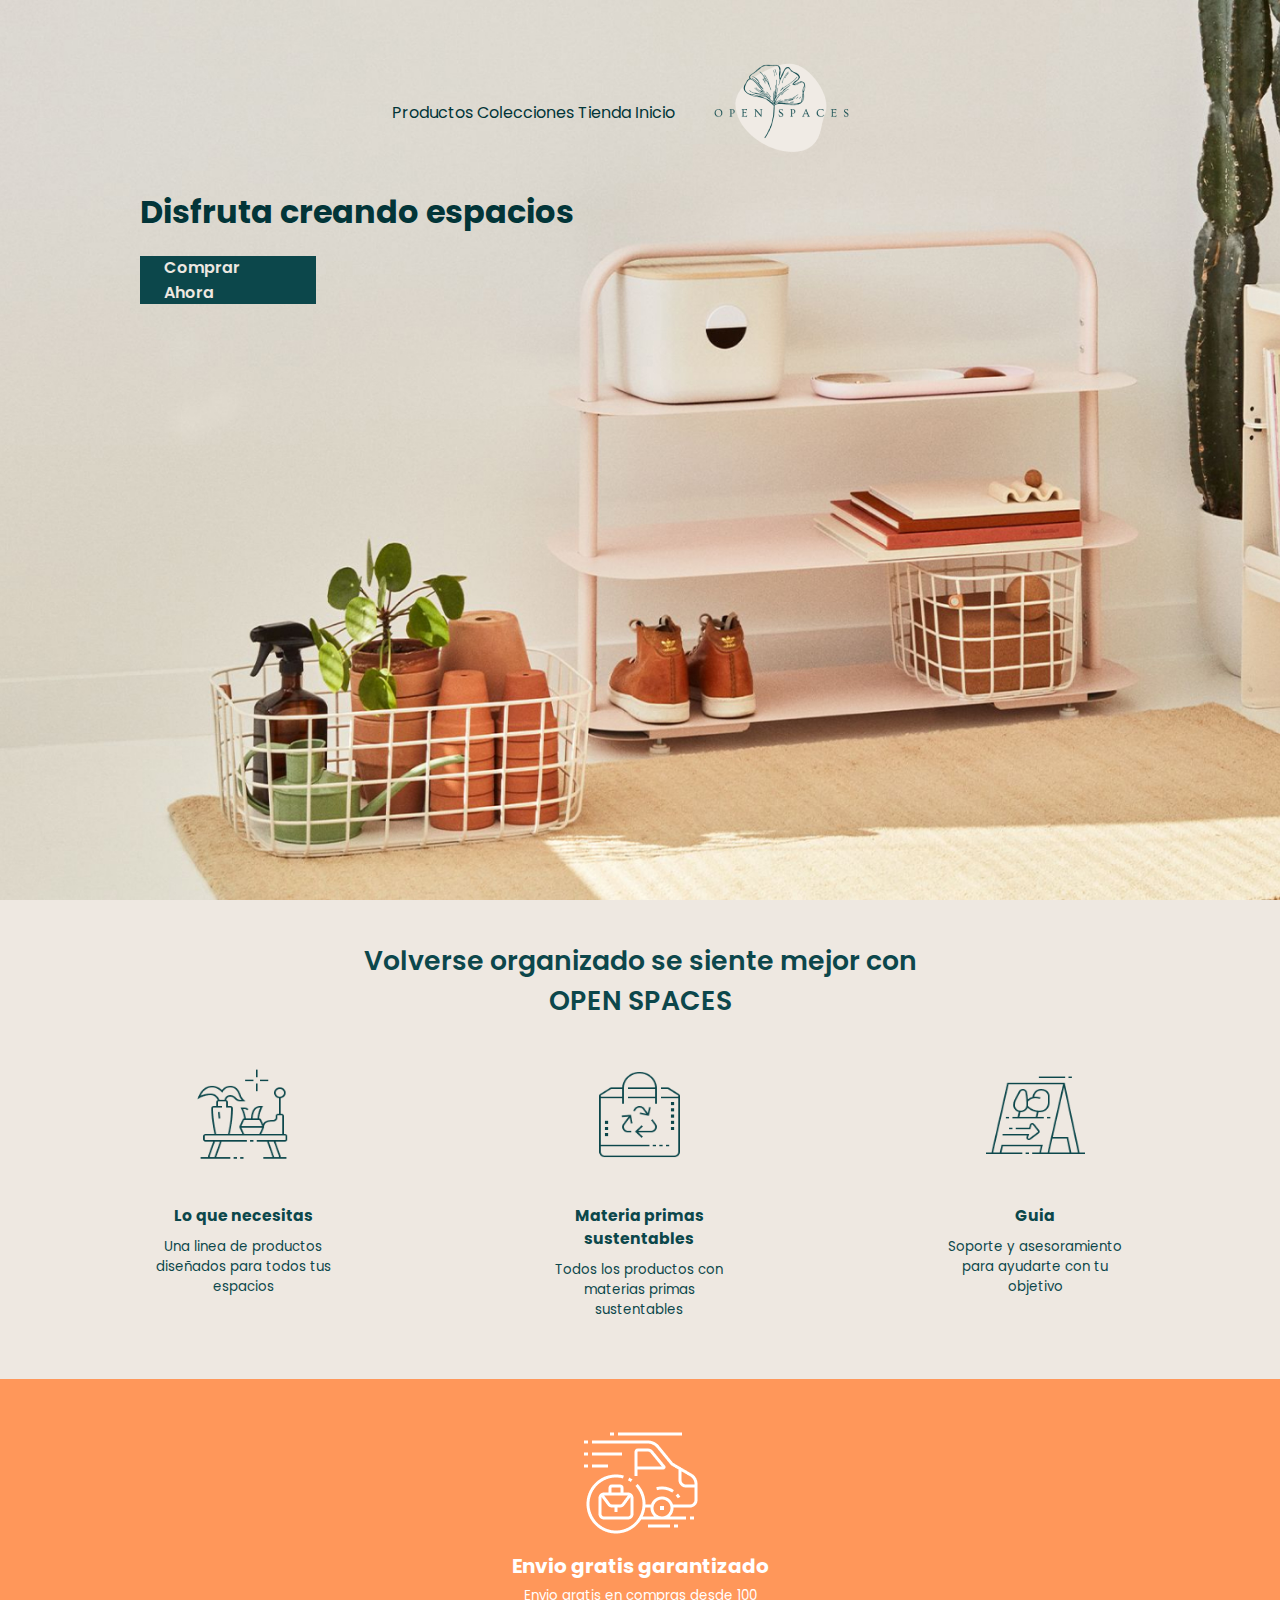
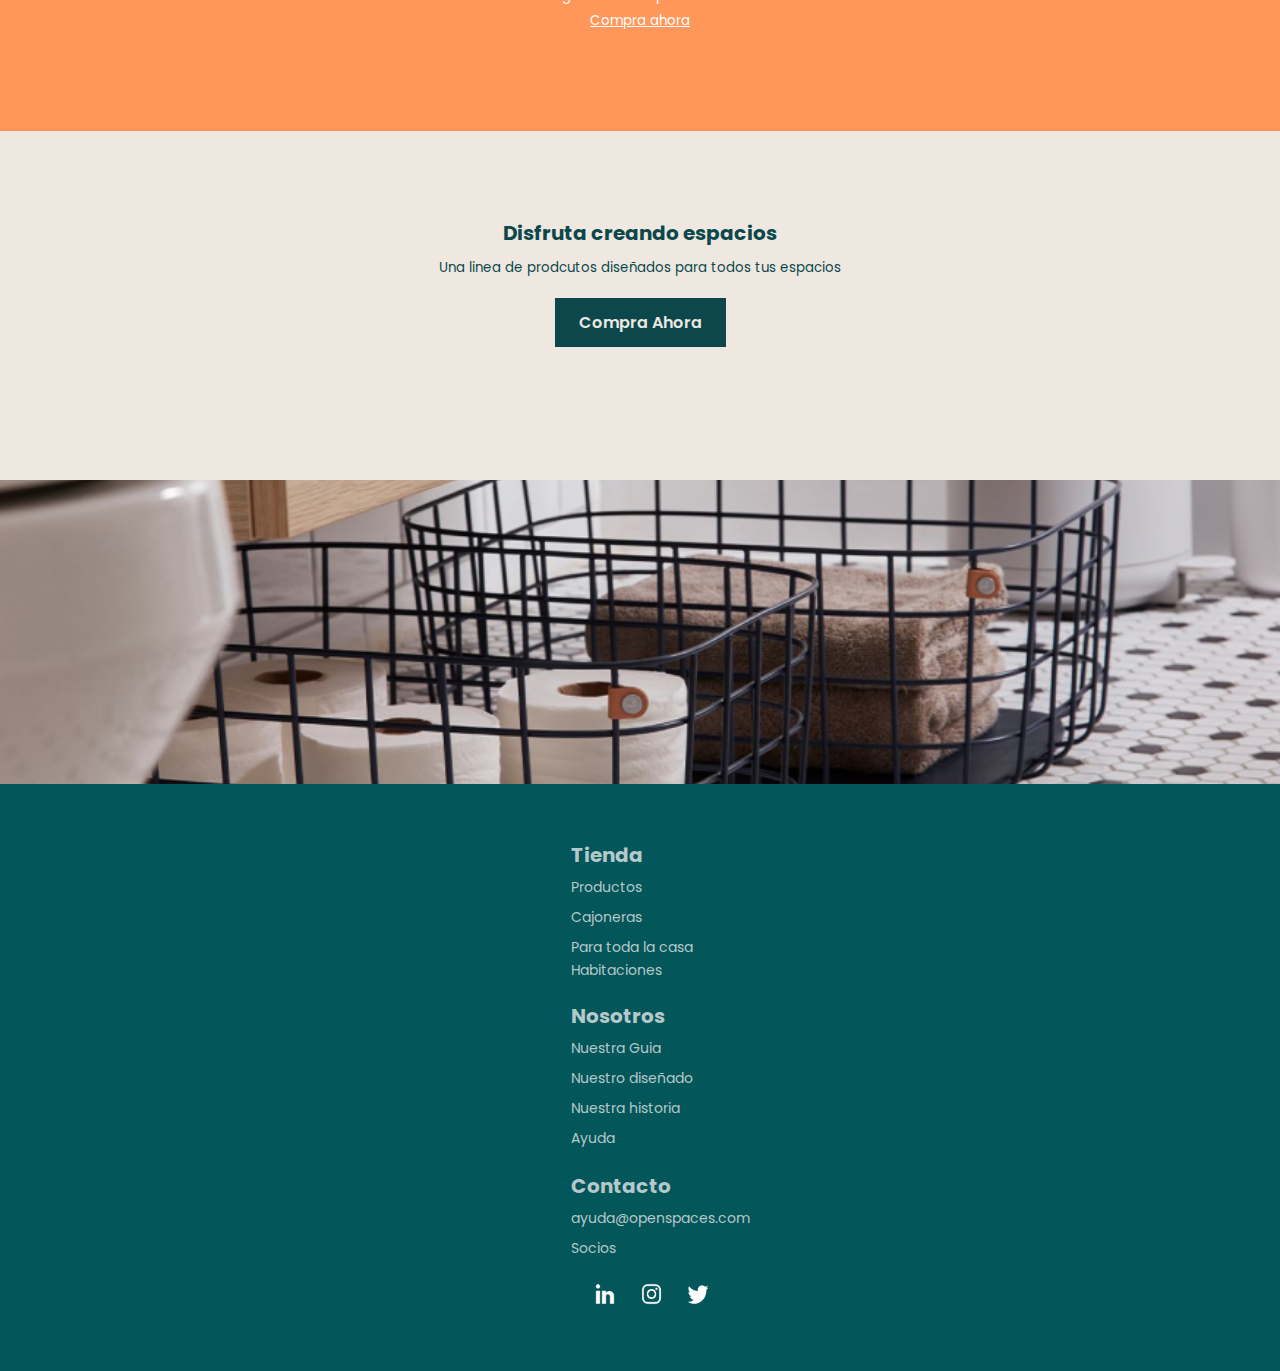
<file: docs/index.html>
<!DOCTYPE html>
<html lang="en">
  <head>
    <meta charset="UTF-8" />
    <meta http-equiv="X-UA-Compatible" content="IE=edge" />
    <meta name="viewport" content="width=device-width, initial-scale=1.0" />

    <link rel="preconnect" href="https://fonts.googleapis.com" />
    <link rel="preconnect" href="https://fonts.gstatic.com" crossorigin />
    <link
      href="https://fonts.googleapis.com/css2?family=Poppins:wght@400;600;700&display=swap"
      rel="stylesheet"
    />
    <link rel="stylesheet" href="assets/css/main.css" />
    <title>Proyecto Final</title>
  </head>

  <body>
    <main>
      <section class="header">
        <header>
          <nav class="container">
            <div class="links">
              <a class="links-container" href="https://adalab.es/"
                >Productos
              </a>
              <a class="links-container" href="https://adalab.es/"
                >Colecciones
              </a>

              <a class="links-container" href="https://adalab.es/">Tienda </a>
              <a class="links-container" href="https://adalab.es/">Inicio</a>
            </div>
            <div class="hamburger">
              <img src="./assets/images/burger.svg" alt="burger" />
            </div>
            <div>
              <img class="logo" src="./assets/images/logo.png" alt="logo" />
            </div>
            <div></div>
          </nav>
        </header>
        <h1 class="h1">Disfruta creando espacios</h1>

        <h3 class="h3">Comprar Ahora</h3>
      </section>

      <section class="section1">
        <div class="lema-container">
          <h2 class="lema">
            Volverse organizado se siente mejor con OPEN SPACES
          </h2>
        </div>

        <div class="article">
          <article class="clase1">
            <img class="icon1" src="./assets/images/icon_1.png" alt="icon1" />
            <h3 class="classe-1-title">Lo que necesitas</h3>
            <p>Una linea de productos diseñados para todos tus espacios</p>
          </article>

          <article class="clase1">
            <img class="icon1" src="./assets/images/icon_2.png" alt="icon_2" />
            <h3 class="classe-1-title">Materia primas sustentables</h3>
            <p>Todos los productos con materias primas sustentables</p>
          </article>
          <article class="clase1">
            <img class="icon1" src="./assets/images/icon_3.png" alt="icon_3" />
            <h3 class="classe-1-title">Guia</h3>
            <p>Soporte y asesoramiento para ayudarte con tu objetivo</p>
          </article>
        </div>
      </section>
      <section class="section2 text-white">
        <div class="car-text">
          <img src="./assets/images/icon_4.png" alt="icon_4" />

          <h2 class="garantizado">Envio gratis garantizado</h2>
          <h4 class="desde-100">Envio gratis en compras desde 100</h4>
          <a class="text-white" href="https://adalab.es/">Compra ahora</a>
        </div>
      </section>

      <section class="section3">
        <div class="disfruta">
          <h2>Disfruta creando espacios</h2>
          <p class="linea-productos">
            Una linea de prodcutos diseñados para todos tus espacios
          </p>
          <div class="container-compra-ahora">
            <h3 class="compra-ahora">Compra Ahora</h3>
          </div>
        </div>
        <div class="creando-espacio"></div>
      </section>
    </main>
    <footer class="footer">
      <div>
        <nav class="nav1">
          <h4>Tienda</h4>
          <ul class="footer-ul">
            <li>
              <a class="links-footer" href="https://adalab.es/">Productos</a>
            </li>

            <li>
              <a class="links-footer" href="https://adalab.es/">Cajoneras</a>
            </li>

            <li>
              <a class="links-footer" href="https://adalab.es/">
                Para toda la casa</a
              >
            </li>
            <li class="links-footer">
              <a class="links-footer" href="https://adalab.es/">Habitaciones</a>
            </li>
          </ul>
        </nav>
        <nav class="nav2">
          <h4>Nosotros</h4>
          <ul class="footer-ul">
            <li>
              <a class="links-footer" href="https://adalab.es/">
                Nuestra Guia</a
              >
            </li>
            <li>
              <a class="links-footer" href=" https://adalab.es/"
                >Nuestro diseñado</a
              >
            </li>
            <li>
              <a class="links-footer" href="https://adalab.es/">
                Nuestra historia</a
              >
            </li>
            <li>
              <a class="links-footer" href="https://adalab.es/"> Ayuda</a>
            </li>
          </ul>
        </nav>
        <nav class="nav3">
          <h4>Contacto</h4>
          <ul class="footer-ul">
            <li>
              <a class="links-footer" href="https://outlook.live.com/owa/"
                >ayuda@openspaces.com</a
              >
            </li>

            <li>
              <a class="links-footer" href="https://adalab.es/">Socios</a>
            </li>
          </ul>
        </nav>
        <nav class="nav4">
          <a href="https://adalab.es/"
            ><img class="linkedin" src="./assets/images/in.png" alt="linkedin"
          /></a>

          <a href="https://adalab.es/">
            <img
              class="instagram"
              src="./assets/images/instagram.png"
              alt="instagram"
          /></a>
          <a href="https://adalab.es/">
            <img
              class="twitter"
              src="./assets/images/twitter.png"
              alt="twitter"
            />
          </a>
        </nav>
      </div>
    </footer>
  </body>
</html>
</file>
<file: docs/assets/css/main.css>
*{margin:0;padding:0;box-sizing:border-box}body{margin:0;font-family:"Poppins", sans-serif}.header{background-image:url("../images/header.jpg")}@media (max-width: 768px){.header{height:330px;background-size:cover;background-position:center}}@media (max-width: 768px){.header{height:330px;background-size:cover;background-position:center}}@media (min-width: 768px){.header{height:100vh;background-size:cover}}@media (max-width: 768px){.hamburger{width:18px;height:12px}}@media (min-width: 768px){.hamburger{display:none}}.links{display:none}@media (min-width: 768px){.links{display:block}}.container{display:flex;justify-content:center;align-items:center;padding-top:61px}.links-container{text-decoration:none;color:#023538}.h1{color:#023538;font-weight:bold;font-stretch:normal;font-style:normal;line-height:normal;letter-spacing:normal;text-align:left}@media (max-width: 768px){.h1{text-align:center}}@media (min-width: 768px){.h1{margin:24px 140px 0px 140px}}.h3{color:#eee8e1;width:176px;height:48px;font-size:16px;font-weight:600;display:flex;flex-direction:row;justify-content:center;align-items:center;padding:12px 24px;background-color:#0c474b;margin-left:140px;margin-top:20px}.section1{background-color:#eee8e1;color:#023538;padding:41px 0 41px}.lema-container{display:flex;justify-content:center}.lema{text-align:center;color:#0c474b;font-size:20pt;font-weight:600;margin:0px 47px 10px;max-width:600px}.article{text-align:center;color:#0c474b;font-size:10pt;padding:0 47px 18px 45px;display:flex;justify-content:space-around;flex-wrap:wrap}.classe-1-title{padding-bottom:10px}.clase1{width:200px}.icon1{width:99px;height:93px;margin:37px 0}.section2{background-color:#ff975a;height:352px}.car-text{padding-top:41px;margin-bottom:41px;text-align:center;font-size:10pt}.text-white{color:white}.garantizado{margin:5px 0 5px 0}.desde-100{margin:5px 0 5px 0;font-weight:400}.section3{background-color:#eee8e1;color:#0c474b}.disfruta{padding-top:41px;margin-bottom:41px;text-align:center;font-size:10pt;padding:87px 27px 92px}.linea-productos{margin-top:10px}.compra-ahora{color:#eee8e1;font-family:"Poppins", sans-serif;font-size:16px;font-weight:600;background-color:#0c474b;padding:12px 24px}.container-compra-ahora{display:flex;justify-content:center;padding-top:20px}.creando-espacio{background-image:url("../images/creando-espacios.jpg");width:100%;height:304px;background-position:center;background-size:cover}.footer{background-color:#03565a;color:#b6c8c9;font-family:"Poppins", sans-serif;display:flex;flex-direction:column;justify-content:center;align-items:center;font-size:20px}.nav1{margin-top:56px;margin-left:100px;margin-right:59px}.nav2{margin-top:20px;margin-left:100px;margin-right:59px}.nav3{margin-top:20px;margin-left:100px;margin-right:59px}.nav4{margin-top:20px;margin-left:122px;margin-right:59px;margin-bottom:56px;display:flex;align-items:flex-start}.footer-ul{list-style:none}.links-footer{text-decoration:none;color:#b6c8c9;font-size:14px}.linkedin{width:24px;height:26px;margin:0 11px 0 0;-o-object-fit:contain;object-fit:contain}.instagram{width:25px;height:26px;margin:0 11px;-o-object-fit:contain;object-fit:contain}.twitter{width:24px;height:26px;margin:0 0 0 11px;-o-object-fit:contain;object-fit:contain}
</file>
